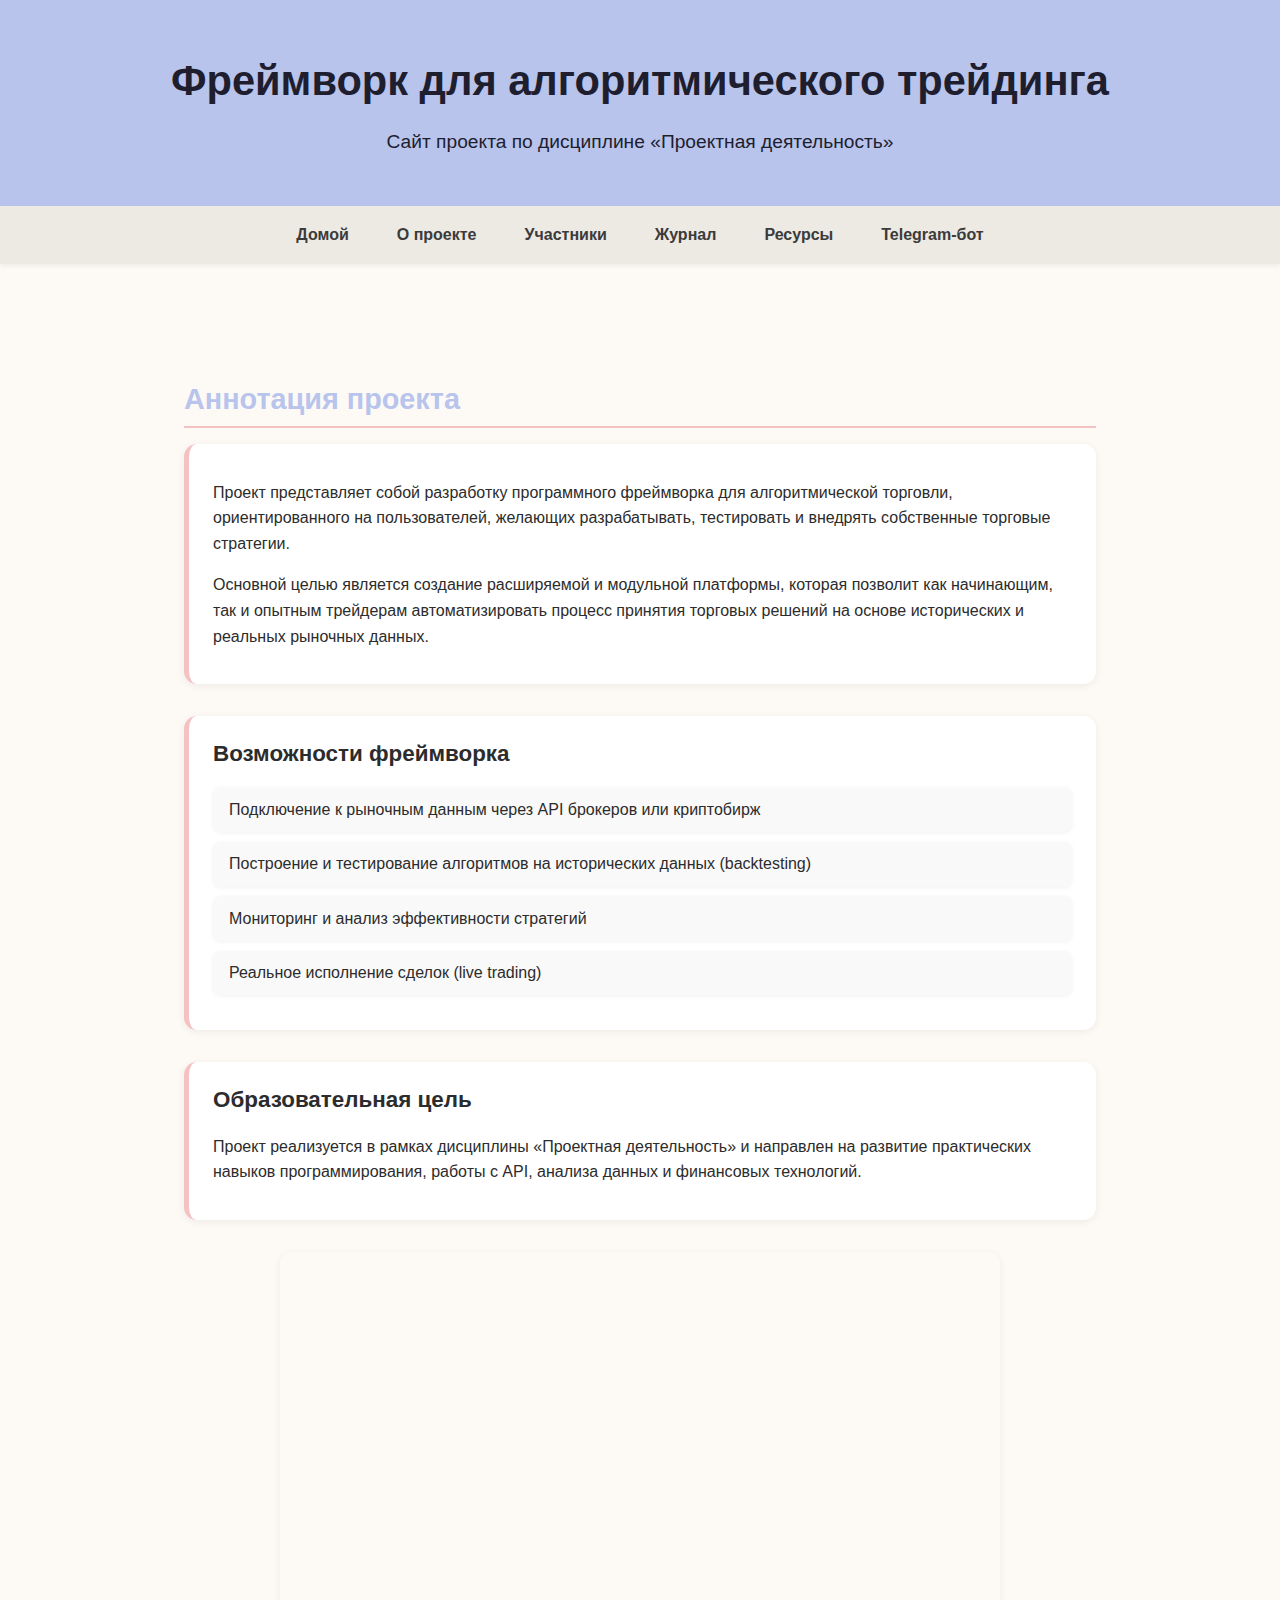
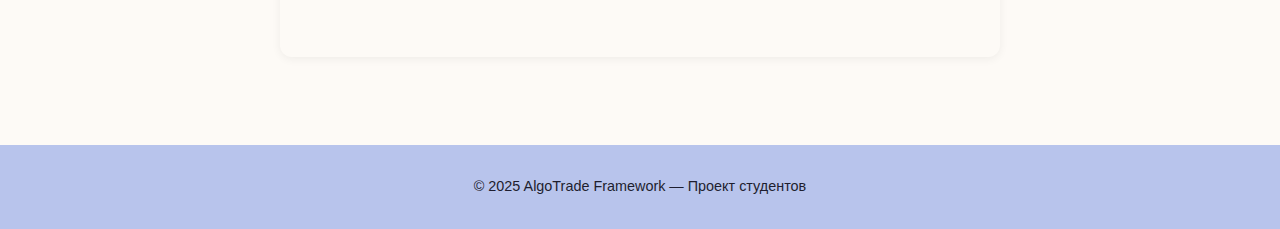
<file: site/index.html>
<!DOCTYPE html>
<html lang="ru">
<head>
  <meta charset="UTF-8" />
  <meta name="viewport" content="width=device-width, initial-scale=1.0" />
  <title>Фреймворк для трейдинга — Главная</title>
  <link rel="stylesheet" href="css/styles.css" />
</head>
<body>
  <header class="header">
    <h1>Фреймворк для алгоритмического трейдинга</h1>
    <p>Сайт проекта по дисциплине «Проектная деятельность»</p>
  </header>

  <nav class="nav">
    <ul>
      <li><a href="index.html">Домой</a></li>
      <li><a href="about.html">О проекте</a></li>
      <li><a href="team.html">Участники</a></li>
      <li><a href="journal.html">Журнал</a></li>
      <li><a href="resources.html">Ресурсы</a></li>
      <li><a href="bot.html" class="active">Telegram-бот</a></li>
    </ul>
  </nav>

  <main>
    <section class="section-annotation">
      <h2>Аннотация проекта</h2>
  
      <article>
        <p>
          Проект представляет собой разработку программного фреймворка для алгоритмической торговли, ориентированного на пользователей, желающих разрабатывать, тестировать и внедрять собственные торговые стратегии.
        </p>
        <p>
          Основной целью является создание расширяемой и модульной платформы, которая позволит как начинающим, так и опытным трейдерам автоматизировать процесс принятия торговых решений на основе исторических и реальных рыночных данных.
        </p>
      </article>
  
      <article>
        <h3>Возможности фреймворка</h3>
        <ul class="styled-list">
          <li>Подключение к рыночным данным через API брокеров или криптобирж</li>
          <li>Построение и тестирование алгоритмов на исторических данных (backtesting)</li>
          <li>Мониторинг и анализ эффективности стратегий</li>
          <li>Реальное исполнение сделок (live trading)</li>
        </ul>
      </article>
  
      <article>
        <h3>Образовательная цель</h3>
        <p>
          Проект реализуется в рамках дисциплины «Проектная деятельность» и направлен на развитие практических навыков программирования, работы с API, анализа данных и финансовых технологий.
        </p>
      </article>
  
      <div class="video-wrapper">
        <iframe
          src="https://www.youtube.com/embed/_9RW_s7BbrI"
          title="AlgoTrade Видео"
          frameborder="0"
          allow="accelerometer; autoplay; clipboard-write; encrypted-media; gyroscope; picture-in-picture"
          allowfullscreen>
        </iframe>
      </div>
    </section>
  </main>
  

  <footer class="footer">
    <p>© 2025 AlgoTrade Framework — Проект студентов</p>
  </footer>
</body>
</html>
</file>
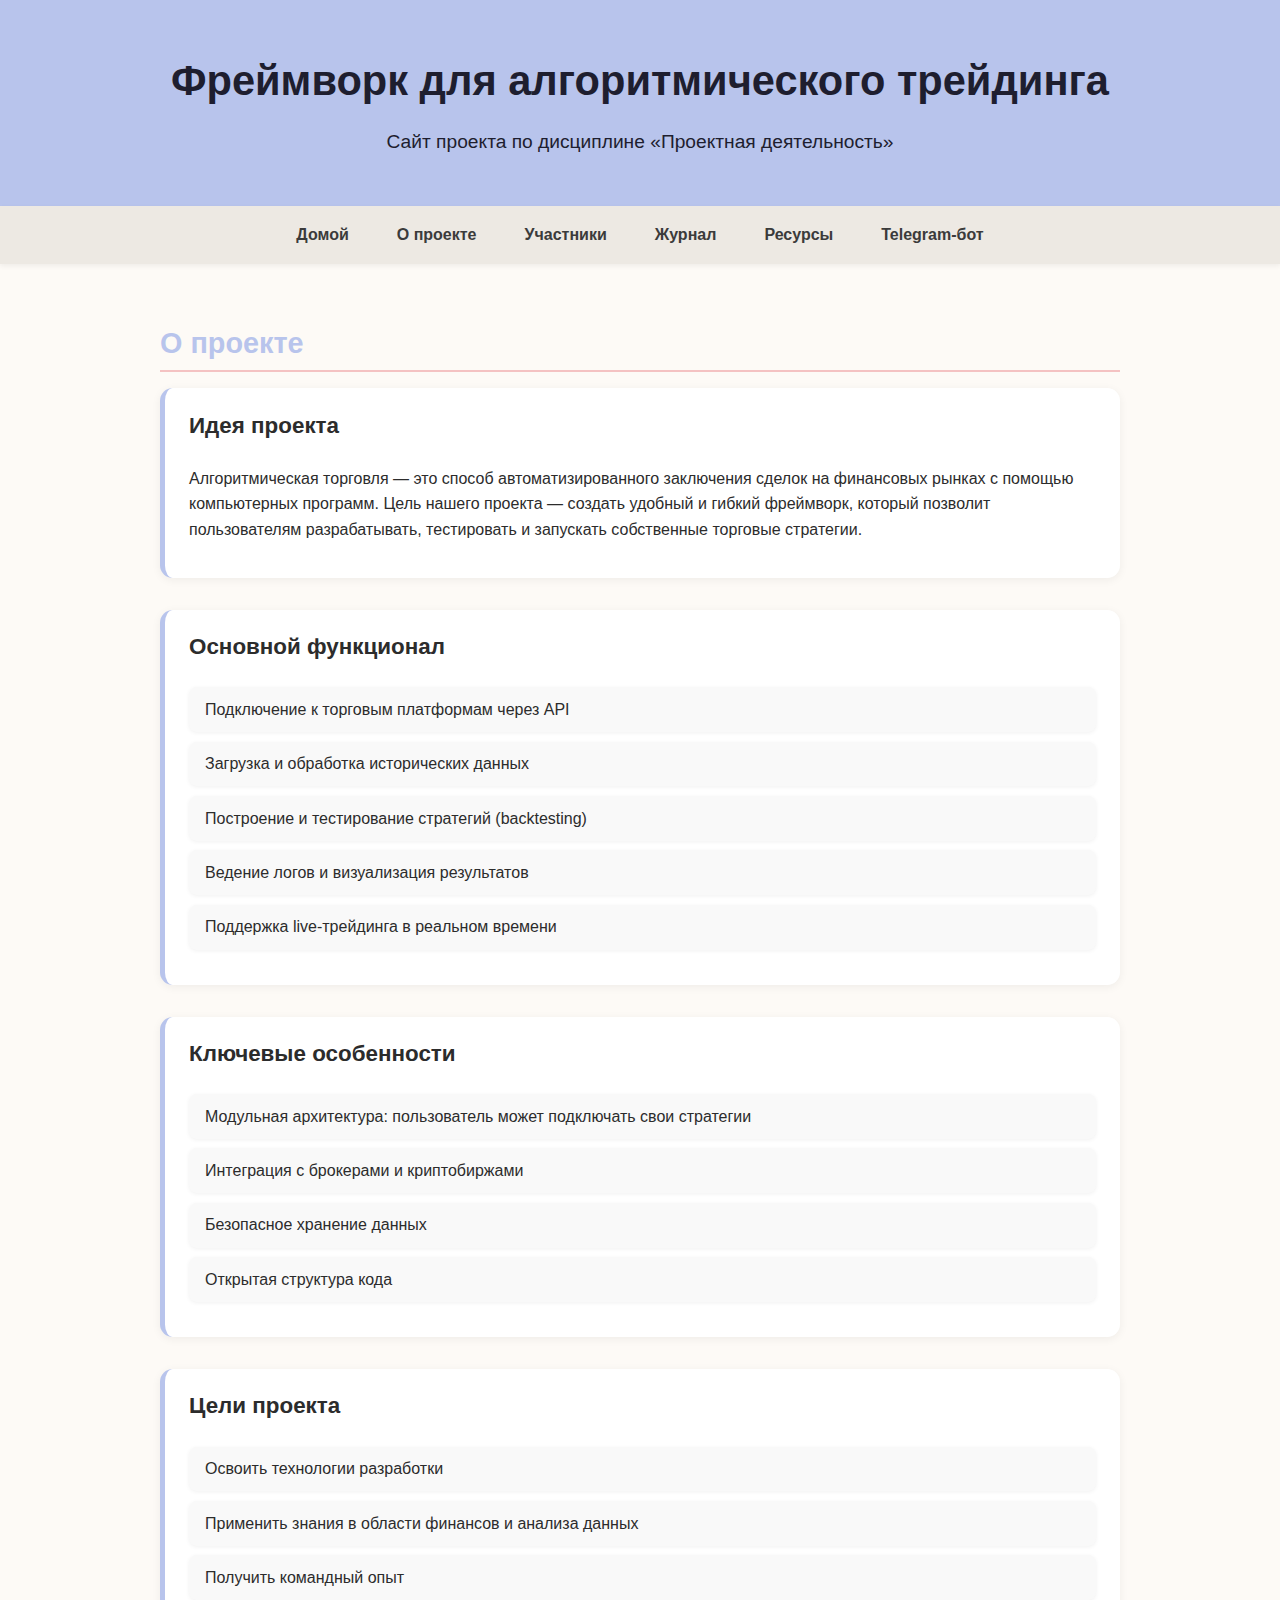
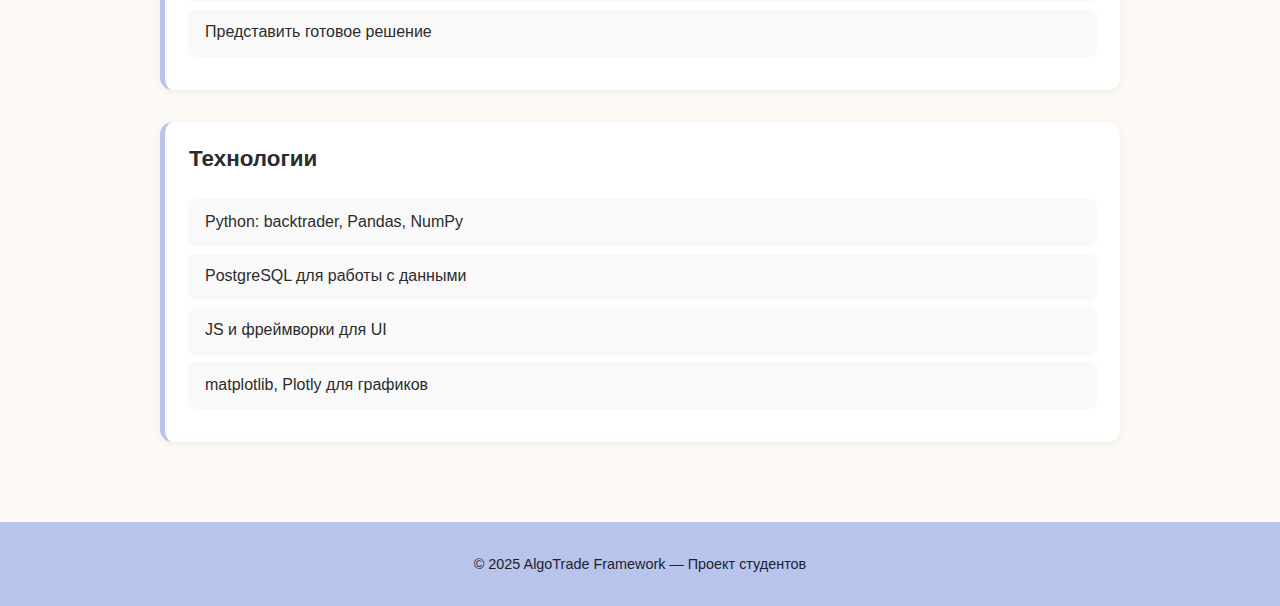
<file: site/about.html>
<!DOCTYPE html>
<html lang="ru">
<head>
  <meta charset="UTF-8" />
  <meta name="viewport" content="width=device-width, initial-scale=1.0" />
  <title>Фреймворк для трейдинга — Главная</title>
  <link rel="stylesheet" href="css/styles.css" />
</head>
<body>
  <header class="header">
    <h1>Фреймворк для алгоритмического трейдинга</h1>
    <p>Сайт проекта по дисциплине «Проектная деятельность»</p>
  </header>

  <nav class="nav">
    <ul>
      <li><a href="index.html">Домой</a></li>
      <li><a href="about.html">О проекте</a></li>
      <li><a href="team.html">Участники</a></li>
      <li><a href="journal.html">Журнал</a></li>
      <li><a href="resources.html">Ресурсы</a></li>
      <li><a href="bot.html" class="active">Telegram-бот</a></li>
    </ul>
  </nav>

  <main>
    <section>
      <h2>О проекте</h2>
      <article>
        <h3>Идея проекта</h3>
        <p>
          Алгоритмическая торговля — это способ автоматизированного заключения сделок на финансовых рынках с помощью компьютерных программ.
          Цель нашего проекта — создать удобный и гибкий фреймворк, который позволит пользователям разрабатывать, тестировать и запускать собственные торговые стратегии.
        </p>
      </article>
  
      <article>
        <h3>Основной функционал</h3>
        <ul class="styled-list">
          <li>Подключение к торговым платформам через API</li>
          <li>Загрузка и обработка исторических данных</li>
          <li>Построение и тестирование стратегий (backtesting)</li>
          <li>Ведение логов и визуализация результатов</li>
          <li>Поддержка live-трейдинга в реальном времени</li>
        </ul>
      </article>
  
      <article>
        <h3>Ключевые особенности</h3>
        <ul class="styled-list">
          <li>Модульная архитектура: пользователь может подключать свои стратегии</li>
          <li>Интеграция с брокерами и криптобиржами</li>
          <li>Безопасное хранение данных</li>
          <li>Открытая структура кода</li>
        </ul>
      </article>
  
      <article>
        <h3>Цели проекта</h3>
        <ul class="styled-list">
          <li>Освоить технологии разработки</li>
          <li>Применить знания в области финансов и анализа данных</li>
          <li>Получить командный опыт</li>
          <li>Представить готовое решение</li>
        </ul>
      </article>
  
      <article>
        <h3>Технологии</h3>
        <ul class="styled-list">
          <li>Python: backtrader, Pandas, NumPy</li>
          <li>PostgreSQL для работы с данными</li>
          <li>JS и фреймворки для UI</li>
          <li>matplotlib, Plotly для графиков</li>
        </ul>
      </article>
    </section>
  </main>
  
  

  <footer class="footer">
    <p>© 2025 AlgoTrade Framework — Проект студентов</p>
  </footer>
</body>
</html>
</file>
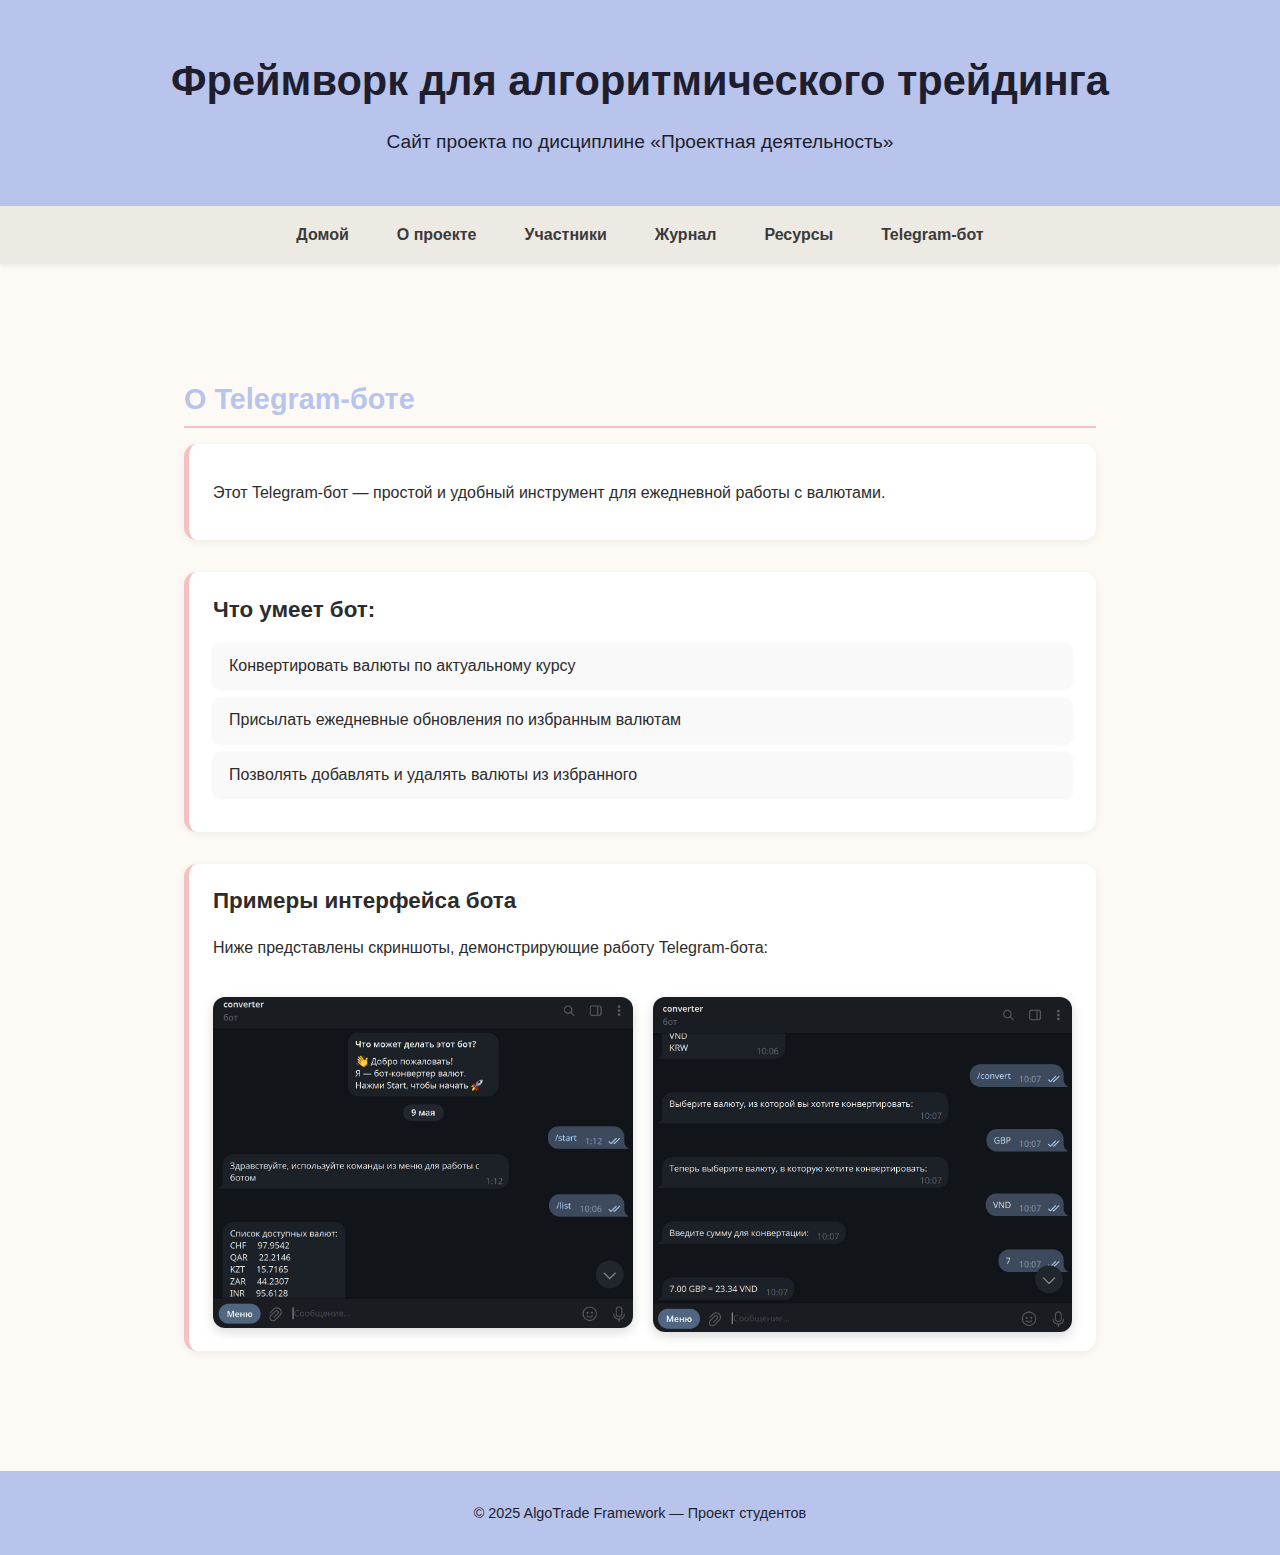
<file: site/bot.html>
<!DOCTYPE html>
<html lang="ru">
<head>
  <meta charset="UTF-8" />
  <meta name="viewport" content="width=device-width, initial-scale=1.0" />
  <title>Telegram-бот</title>
  <link rel="stylesheet" href="css/styles.css" />
  <style>
    .image-gallery {
      display: grid;
      grid-template-columns: repeat(auto-fit, minmax(240px, 1fr));
      gap: 20px;
      margin-top: 20px;
    }

    .image-gallery img {
      width: 100%;
      height: auto;
      border-radius: 12px;
      box-shadow: 0 4px 12px rgba(0, 0, 0, 0.15);
      transition: transform 0.3s ease;
    }

    .image-gallery img:hover {
      transform: scale(1.03);
    }
  </style>
</head>
<body>
  <header class="header">
    <h1>Фреймворк для алгоритмического трейдинга</h1>
    <p>Сайт проекта по дисциплине «Проектная деятельность»</p>
  </header>

  <nav class="nav">
    <ul>
      <li><a href="index.html">Домой</a></li>
      <li><a href="about.html">О проекте</a></li>
      <li><a href="team.html">Участники</a></li>
      <li><a href="journal.html">Журнал</a></li>
      <li><a href="resources.html">Ресурсы</a></li>
      <li><a href="bot.html" class="active">Telegram-бот</a></li>
    </ul>
  </nav>

  <main>
    <section class="section-annotation">
      <h2>О Telegram-боте</h2>

      <article>
        <p>
          Этот Telegram-бот — простой и удобный инструмент для ежедневной работы с валютами.
        </p>
      </article>

      <article>
        <h3>Что умеет бот:</h3>
        <ul class="styled-list">
          <li>Конвертировать валюты по актуальному курсу</li>
          <li>Присылать ежедневные обновления по избранным валютам</li>
          <li>Позволять добавлять и удалять валюты из избранного</li>
        </ul>
      </article>

      <article>
        <h3>Примеры интерфейса бота</h3>
        <p>
          Ниже представлены скриншоты, демонстрирующие работу Telegram-бота:
        </p>
        <div class="image-gallery">
          <img src="images/interface1.jpg" alt="Сразу после старта">
          <img src="images/interface2.jpg" alt="Результат конвертации">
        
        </div>
      </article>
    </section>
  </main>

  <footer class="footer">
    <p>© 2025 AlgoTrade Framework — Проект студентов</p>
  </footer>
</body>
</html>
</file>
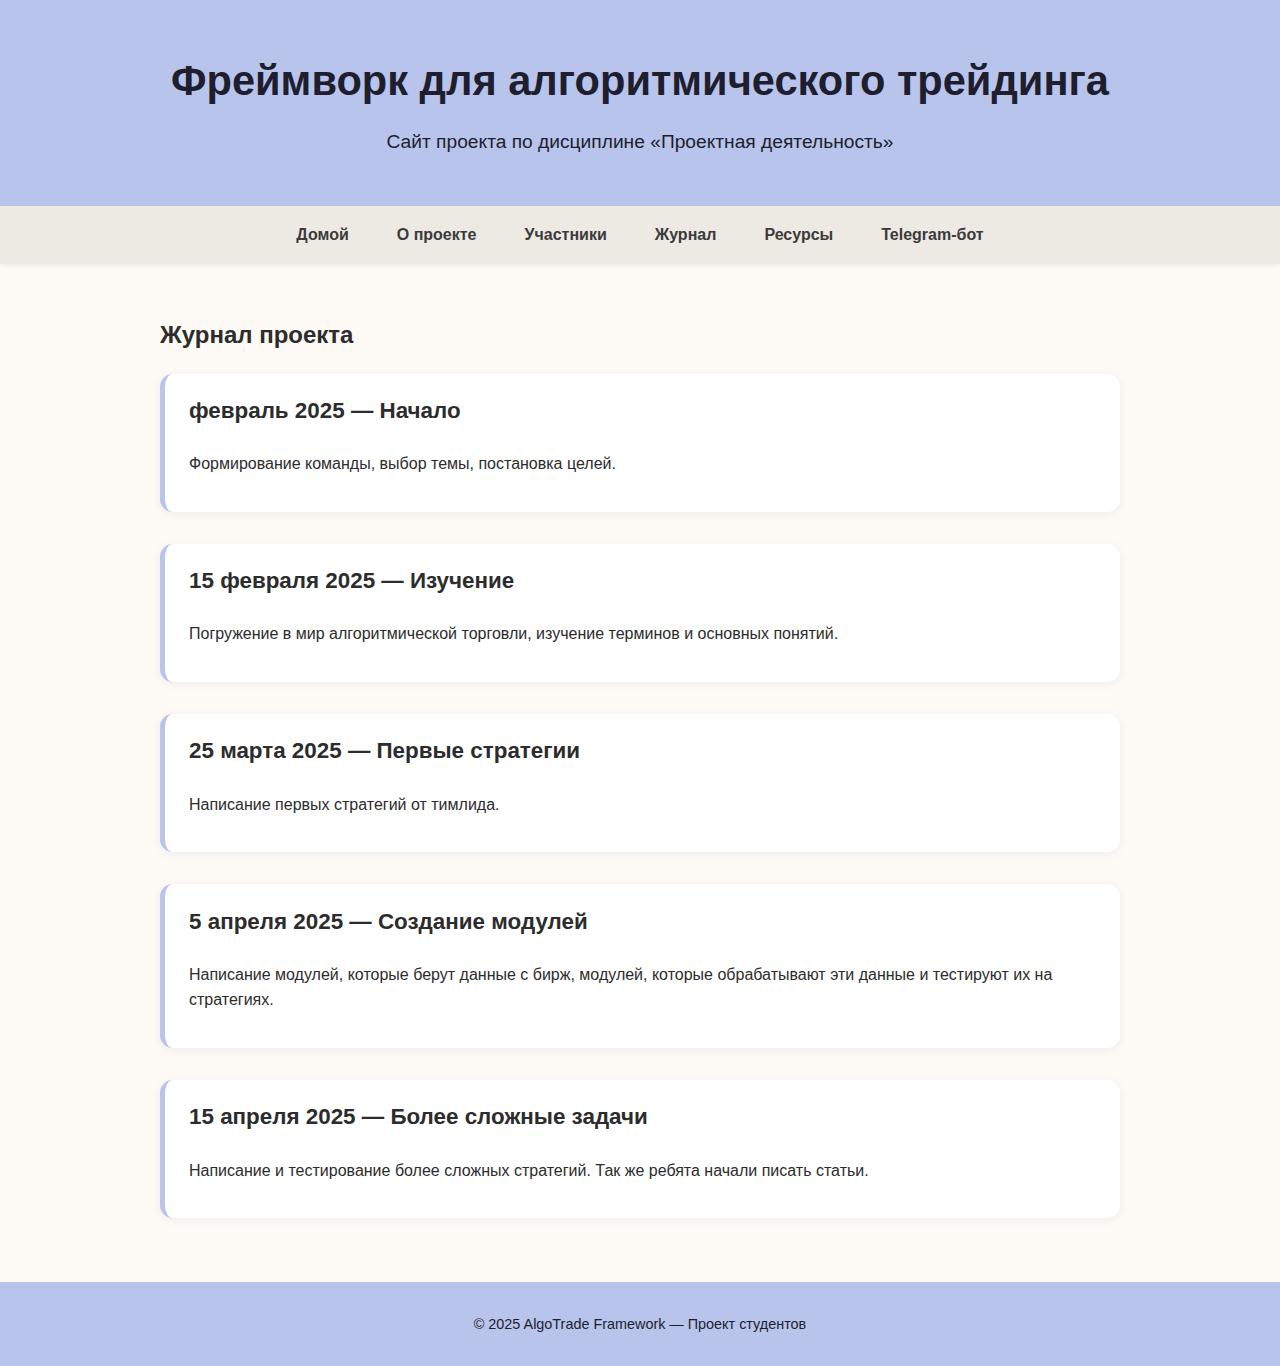
<file: site/journal.html>
<!DOCTYPE html>
<html lang="ru">
<head>
  <meta charset="UTF-8" />
  <meta name="viewport" content="width=device-width, initial-scale=1.0" />
  <title>Фреймворк для трейдинга — Главная</title>
  <link rel="stylesheet" href="css/styles.css" />
</head>
<body>
  <header class="header">
    <h1>Фреймворк для алгоритмического трейдинга</h1>
    <p>Сайт проекта по дисциплине «Проектная деятельность»</p>
  </header>

  <nav class="nav">
    <ul>
      <li><a href="index.html">Домой</a></li>
      <li><a href="about.html">О проекте</a></li>
      <li><a href="team.html">Участники</a></li>
      <li><a href="journal.html">Журнал</a></li>
      <li><a href="resources.html">Ресурсы</a></li>
      <li><a href="bot.html" class="active">Telegram-бот</a></li>
    </ul>
  </nav>

  <main>
    <h2>Журнал проекта</h2>
    <article>
      <h3>февраль 2025 — Начало</h3>
      <p>Формирование команды, выбор темы, постановка целей.</p>
    </article>
    <article>
      <h3>15 февраля 2025 — Изучение</h3>
      <p>Погружение в мир алгоритмической торговли, изучение терминов и основных понятий.</p>
    </article>
    <article>
      <h3>25 марта 2025 — Первые стратегии</h3>
      <p>Написание первых стратегий от тимлида.</p>
    </article>
    <article>
      <h3>5 апреля 2025 — Создание модулей</h3>
      <p>Написание модулей, которые берут данные с бирж, модулей, которые обрабатывают эти данные и  тестируют их на стратегиях.</p>
    </article>
    <article>
      <h3>15 апреля 2025 — Более сложные задачи</h3>
      <p>Написание и тестирование более сложных стратегий. Так же ребята начали писать статьи.</p>
    </article>
  </main>
  

  <footer class="footer">
    <p>© 2025 AlgoTrade Framework — Проект студентов</p>
  </footer>
</body>
</html>
</file>
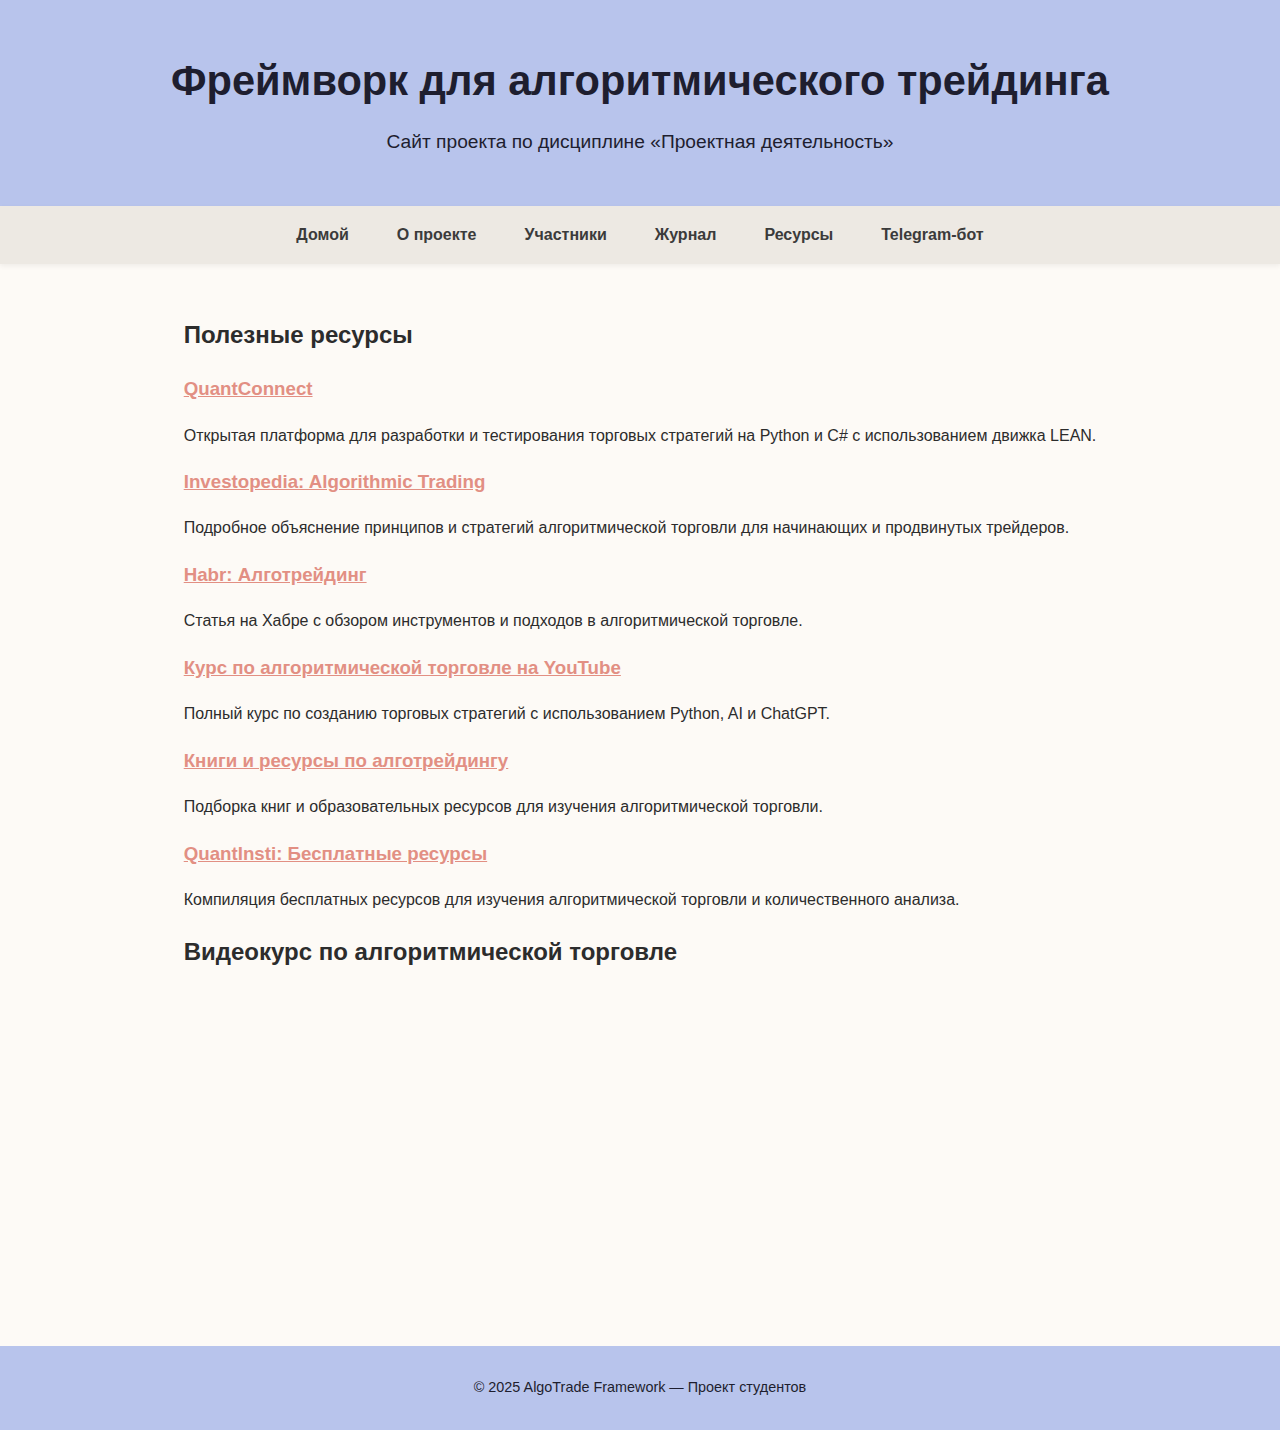
<file: site/resources.html>
<!DOCTYPE html>
<html lang="ru">
<head>
  <meta charset="UTF-8" />
  <meta name="viewport" content="width=device-width, initial-scale=1.0" />
  <title>Фреймворк для трейдинга — Главная</title>
  <link rel="stylesheet" href="css/styles.css" />
</head>
<body>
  <header class="header">
    <h1>Фреймворк для алгоритмического трейдинга</h1>
    <p>Сайт проекта по дисциплине «Проектная деятельность»</p>
  </header>

  <nav class="nav">
    <ul>
      <li><a href="index.html">Домой</a></li>
      <li><a href="about.html">О проекте</a></li>
      <li><a href="team.html">Участники</a></li>
      <li><a href="journal.html">Журнал</a></li>
      <li><a href="resources.html">Ресурсы</a></li>
      <li><a href="bot.html" class="active">Telegram-бот</a></li>
    </ul>
  </nav>

  <main>
    <h2>Полезные ресурсы</h2>

    <div class="resources-grid">
      <div class="resource-card">
        <h3><a href="https://www.quantconnect.com/" target="_blank">QuantConnect</a></h3>
        <p>Открытая платформа для разработки и тестирования торговых стратегий на Python и C# с использованием движка LEAN.</p>
      </div>

      <div class="resource-card">
        <h3><a href="https://www.investopedia.com/terms/a/algorithmictrading.asp" target="_blank">Investopedia: Algorithmic Trading</a></h3>
        <p>Подробное объяснение принципов и стратегий алгоритмической торговли для начинающих и продвинутых трейдеров.</p>
      </div>

      <div class="resource-card">
        <h3><a href="https://habr.com/ru/articles/890492/" target="_blank">Habr: Алготрейдинг</a></h3>
        <p>Статья на Хабре с обзором инструментов и подходов в алгоритмической торговле.</p>
      </div>

      <div class="resource-card">
        <h3><a href="https://www.youtube.com/watch?v=u3aJCJSunWA" target="_blank">Курс по алгоритмической торговле на YouTube</a></h3>
        <p>Полный курс по созданию торговых стратегий с использованием Python, AI и ChatGPT.</p>
      </div>

      <div class="resource-card">
        <h3><a href="https://habr.com/ru/companies/iticapital/articles/257971/" target="_blank">Книги и ресурсы по алготрейдингу</a></h3>
        <p>Подборка книг и образовательных ресурсов для изучения алгоритмической торговли.</p>
      </div>

    

      <div class="resource-card">
        <h3><a href="https://blog.quantinsti.com/free-resources-list-compilation-learn-algorithmic-trading/" target="_blank">QuantInsti: Бесплатные ресурсы</a></h3>
        <p>Компиляция бесплатных ресурсов для изучения алгоритмической торговли и количественного анализа.</p>
      </div>
    </div>

    <h2>Видеокурс по алгоритмической торговле</h2>
    <div class="video-container">
      <iframe width="560" height="315" src="https://www.youtube.com/embed/u3aJCJSunWA" title="Курс по алгоритмической торговле" frameborder="0" allowfullscreen></iframe>
    </div>
  </main>
  <footer class="footer">
    <p>© 2025 AlgoTrade Framework — Проект студентов</p>
  </footer>
</body>
</html>
</file>
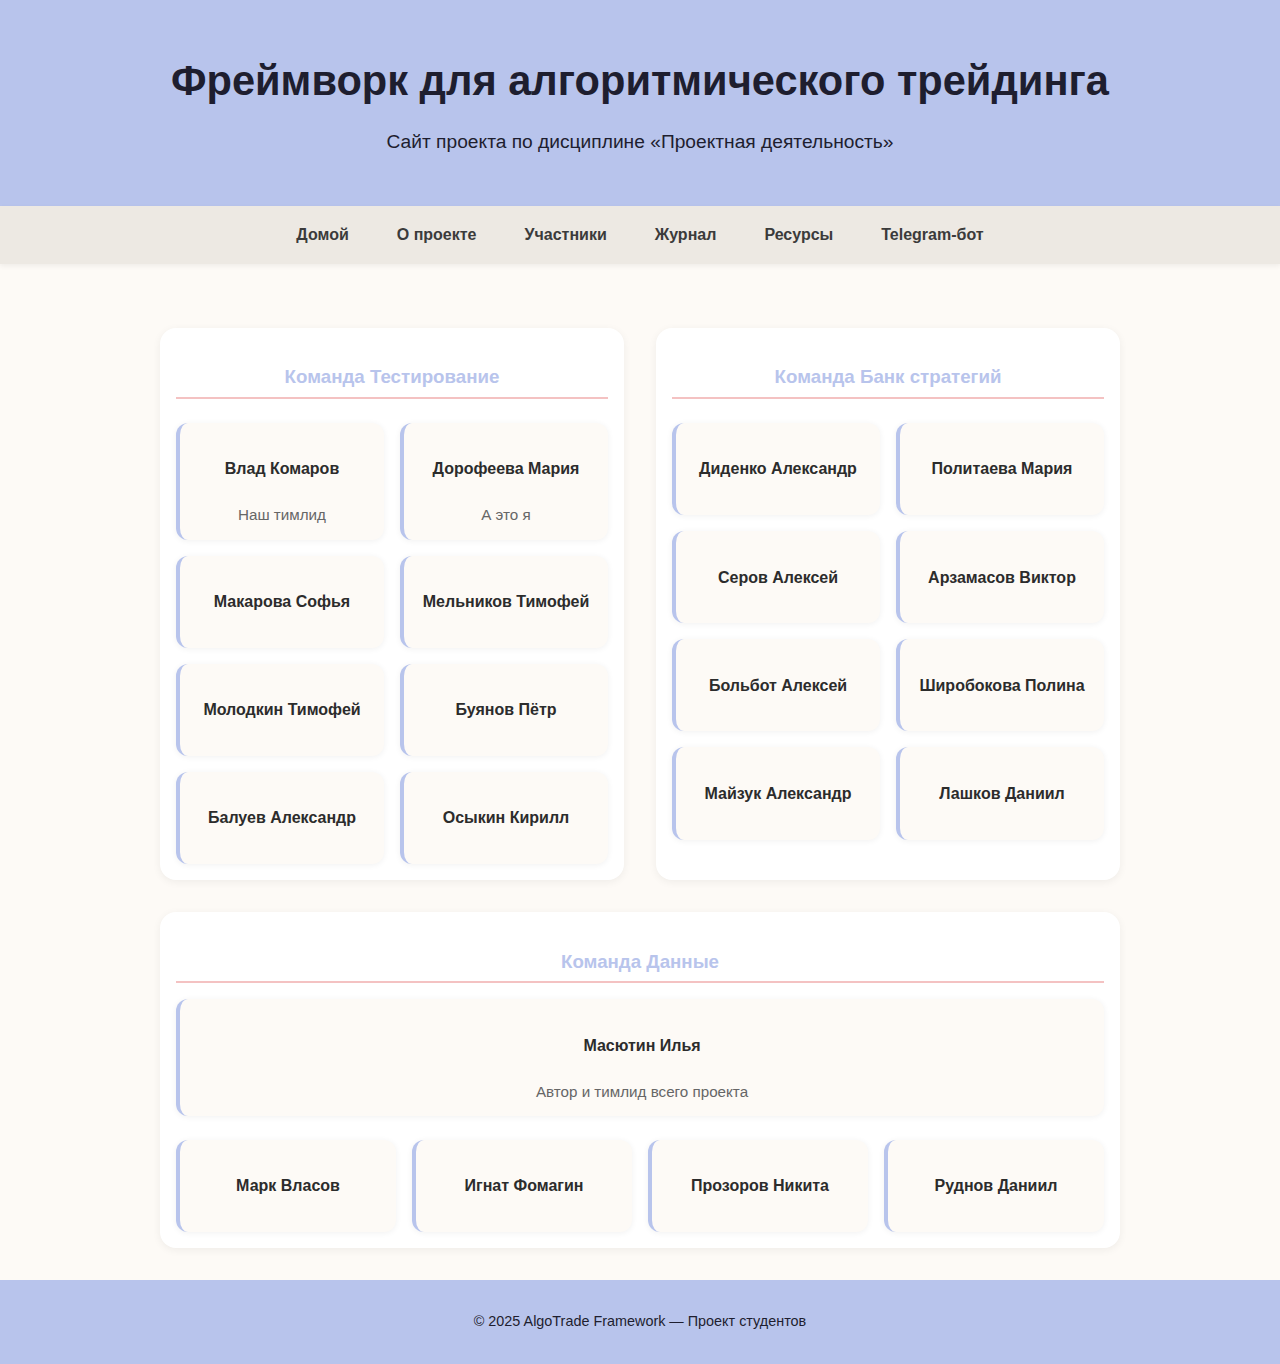
<file: site/team.html>
<!DOCTYPE html>
<html lang="ru">
<head>
  <meta charset="UTF-8" />
  <meta name="viewport" content="width=device-width, initial-scale=1.0" />
  <title>Фреймворк для трейдинга — Главная</title>
  <link rel="stylesheet" href="css/styles.css" />
</head>
<body>
  <header class="header">
    <h1>Фреймворк для алгоритмического трейдинга</h1>
    <p>Сайт проекта по дисциплине «Проектная деятельность»</p>
  </header>

  <nav class="nav">
    <ul>
      <li><a href="index.html">Домой</a></li>
      <li><a href="about.html">О проекте</a></li>
      <li><a href="team.html">Участники</a></li>
      <li><a href="journal.html">Журнал</a></li>
      <li><a href="resources.html">Ресурсы</a></li>
      <li><a href="bot.html" class="active">Telegram-бот</a></li>
    </ul>
  </nav>

  <main>

<div class="teams-wrapper">
  <!-- Команда 1 -->
  <div class="team-section">
    <h3>Команда Тестирование</h3>
    <div class="team-grid">
      <div class="team-card">
        <h4>Влад Комаров</h4>
        <p>Наш тимлид</p>
      </div>
      <div class="team-card">
        <h4>Дорофеева Мария</h4>
        <p>А это я</p>
      </div>
      <div class="team-card">
        <h4>Макарова Софья</h4>
      </div>
      <div class="team-card">
        <h4>Мельников Тимофей</h4>
      </div>
      <div class="team-card">
        <h4>Молодкин Тимофей</h4>
      </div>
      <div class="team-card">
        <h4>Буянов Пётр</h4>
      </div>
      <div class="team-card">
        <h4>Балуев Александр</h4>
      </div>
      <div class="team-card">
        <h4>Осыкин Кирилл</h4>
      </div>
    </div>
  </div>

  <!-- Команда 2 -->
  <div class="team-section">
    <h3>Команда Банк стратегий</h3>
    <div class="team-grid">
      <div class="team-card">
        <h4>Диденко Александр</h4>
      </div>
      <div class="team-card">
        <h4>Политаева Мария</h4>
      </div>
      <div class="team-card">
        <h4>Серов Алексей</h4>
      </div>
      <div class="team-card">
        <h4>Арзамасов Виктор</h4>
      </div>
      <div class="team-card">
        <h4>Больбот Алексей</h4>
      </div>
      <div class="team-card">
        <h4>Широбокова Полина</h4>
      </div>
      <div class="team-card">
        <h4>Майзук Александр</h4>
      </div>
      <div class="team-card">
        <h4>Лашков Даниил</h4>
      </div>
    </div>
  </div>

    <!-- Команда 3 -->
  <div class="team-section">
    <h3>Команда Данные</h3>
    <div class="team-card">
      <h4>Масютин Илья</h4>
      <p>Автор и тимлид всего проекта</p>
    </div>
    <div class="team-grid">
      
      <div class="team-card">
        <h4>Марк Власов</h4>
      </div>
      <div class="team-card">
        <h4>Игнат Фомагин</h4>
      </div>
      <div class="team-card">
        <h4>Прозоров Никита</h4>
      </div>
      <div class="team-card">
        <h4>Руднов Даниил</h4>
      </div>
    </div>
  </div>


  
</div>


    
  </main>
  

  <footer class="footer">
    <p>© 2025 AlgoTrade Framework — Проект студентов</p>
  </footer>
</body>
</html>
</file>
<file: site/css/styles.css>
:root {
  --bg: #fdfaf6;
  --primary: #b8c4ec;     /* мягкий индиго */
  --accent: #f4c2c2;      /* пудрово-розовый */
  --text: #2c2c2c;
  --shadow: rgba(0, 0, 0, 0.06);
}

/* Добавляем минимальные настройки для "прилипающего" подвала */
html, body {
  height: 100%;
  margin: 0;
  font-family: 'Segoe UI', Tahoma, Geneva, Verdana, sans-serif;
  background-color: var(--bg);
  color: var(--text);
  line-height: 1.6;
}

/* Обертка сайта */
body {
  display: flex;
  flex-direction: column;
}

/* main растягивается, чтобы вытолкнуть footer вниз */
main {
  flex: 1;
  padding: 2rem 1rem;
  max-width: 960px;
  margin: auto;
}

header {
  background: var(--primary);
  color: #1e1e2f;
  padding: 3rem 1rem;
  text-align: center;
  box-shadow: 0 2px 8px var(--shadow);
}

header h1 {
  margin: 0;
  font-size: 2.6rem;
}

header p {
  font-size: 1.2rem;
  max-width: 720px;
  margin: 0.8rem auto 0;
}

.nav {
  background-color: #ede9e3;
  box-shadow: 0 2px 5px var(--shadow);
}

.nav ul {
  display: flex;
  flex-wrap: wrap;
  justify-content: center;
  list-style: none;
  margin: 0;
  padding: 1rem;
  gap: 1rem;
}

.nav a {
  text-decoration: none;
  color: #3b3b3b;
  font-weight: 600;
  padding: 0.5rem 1rem;
  border-radius: 0.5rem;
  transition: background 0.3s ease, color 0.3s ease;
}

.nav a:hover {
  background-color: var(--accent);
  color: #1e1e2f;
}

section {
  margin-bottom: 3.5rem;
}

section h2 {
  font-size: 1.8rem;
  color: var(--primary);
  margin-bottom: 1rem;
  border-bottom: 2px solid var(--accent);
  padding-bottom: 0.3rem;
}

ul {
  padding-left: 1.5rem;
}

img, video {
  max-width: 100%;
  border-radius: 0.75rem;
  margin-top: 1rem;
  box-shadow: 0 2px 10px var(--shadow);
}

article {
  background-color: #ffffff;
  padding: 1rem;
  border-left: 4px solid var(--primary);
  margin-bottom: 1rem;
  border-radius: 0.5rem;
  box-shadow: 0 1px 6px var(--shadow);
}

a {
  color: #e28f83; /* пастельный коралловый */
  text-decoration: underline;
  transition: color 0.3s ease;
}

a:hover {
  color: #c47065; /* насыщенный коралловый при наведении */
  text-decoration: none;
}

footer {
  background: var(--primary);
  color: #1e1e2f;
  text-align: center;
  padding: 1rem;
  font-size: 0.9rem;
  /* удаляем margin-top, теперь он не нужен */
}

/* Адаптивность */
@media (max-width: 600px) {
  header h1 {
    font-size: 2rem;
  }

  .nav ul {
    flex-direction: column;
    align-items: center;
  }

  main {
    padding: 1rem;
  }
}
.team-grid {
  display: grid;
  grid-template-columns: repeat(auto-fit, minmax(250px, 1fr));
  gap: 1.5rem;
  margin-top: 1.5rem;
}

.team-card {
  background-color: #ffffff;
  border-left: 5px solid var(--primary);
  border-radius: 1rem;
  padding: 1rem;
  box-shadow: 0 2px 8px var(--shadow);
  transition: transform 0.3s ease, box-shadow 0.3s ease;
}

.team-card:hover {
  transform: translateY(-5px);
  box-shadow: 0 6px 16px var(--shadow);
}

.team-card h3 {
  margin: 0 0 0.5rem;
  font-size: 1.2rem;
  color: #2c2c2c;
}

.team-card p {
  margin: 0;
  color: #666;
  font-size: 0.95rem;
}

.team-badges {
  display: flex;
  flex-wrap: wrap;
  gap: 0.75rem;
  margin: 1rem 0;
}

.team-badge {
  background-color: var(--accent);
  color: #1e1e2f;
  padding: 0.5rem 1rem;
  border-radius: 1rem;
  font-weight: 600;
  box-shadow: 0 1px 6px var(--shadow);
  transition: background 0.3s ease;
}

.team-badge:hover {
  background-color: #f2a8a8;
}

section {
  margin-bottom: 3rem;
}

article {
  background-color: #fff;
  padding: 1.2rem 1.5rem;
  border-left: 5px solid var(--primary);
  border-radius: 0.8rem;
  box-shadow: 0 2px 10px var(--shadow);
  margin-bottom: 2rem;
}

article h3 {
  margin-top: 0;
  font-size: 1.4rem;
  color: #2c2c2c;
}

.styled-list {
  list-style: none;
  padding-left: 0;
  margin-top: 1rem;
}

.styled-list li {
  background: #f9f9f9;
  margin-bottom: 0.6rem;
  padding: 0.6rem 1rem;
  border-radius: 0.5rem;
  box-shadow: 0 1px 4px var(--shadow);
  font-size: 1rem;
  display: flex;
  align-items: center;
  gap: 0.5rem;
}

.section-annotation {
  max-width: 960px;
  margin: 2rem auto;
  padding: 1.5rem;
}

.section-annotation article {
  background-color: #fff;
  border-left: 5px solid var(--accent);
  padding: 1.2rem 1.5rem;
  border-radius: 0.8rem;
  box-shadow: 0 2px 8px var(--shadow);
  margin-bottom: 2rem;
}

.section-annotation h3 {
  font-size: 1.4rem;
  margin-bottom: 0.5rem;
  color: #2c2c2c;
}

.video-wrapper {
  display: flex;
  justify-content: center;
  margin-top: 2rem;
}

.video-wrapper iframe {
  width: 100%;
  max-width: 720px;
  aspect-ratio: 16 / 9;
  border-radius: 0.75rem;
  box-shadow: 0 2px 10px var(--shadow);
}

.styled-list {
  list-style: none;
  padding-left: 0;
  margin-top: 1rem;
}

.styled-list li {
  background: #f9f9f9;
  margin-bottom: 0.6rem;
  padding: 0.6rem 1rem;
  border-radius: 0.5rem;
  box-shadow: 0 1px 4px var(--shadow);
  display: flex;
  align-items: center;
  gap: 0.5rem;
}

.teams-wrapper {
  display: flex;
  flex-wrap: wrap;
  gap: 2rem;
  justify-content: space-between;
  margin-top: 2rem;
}

.team-section {
  flex: 1 1 300px;
  min-width: 280px;
  background-color: #fff;
  padding: 1rem;
  border-radius: 1rem;
  box-shadow: 0 2px 8px var(--shadow);
}

.team-section h3 {
  text-align: center;
  margin-bottom: 1rem;
  color: var(--primary);
  border-bottom: 2px solid var(--accent);
  padding-bottom: 0.3rem;
}

.team-grid {
  display: grid;
  grid-template-columns: repeat(auto-fill, minmax(180px, 1fr));
  gap: 1rem;
}


.team-card {
  background-color: #fdfaf6;
  border-left: 4px solid var(--primary);
  border-radius: 0.75rem;
  padding: 0.75rem;
  box-shadow: 0 1px 6px var(--shadow);
  text-align: center;
  transition: transform 0.3s ease;
}

.team-card:hover {
  transform: translateY(-4px);
}
</file>
